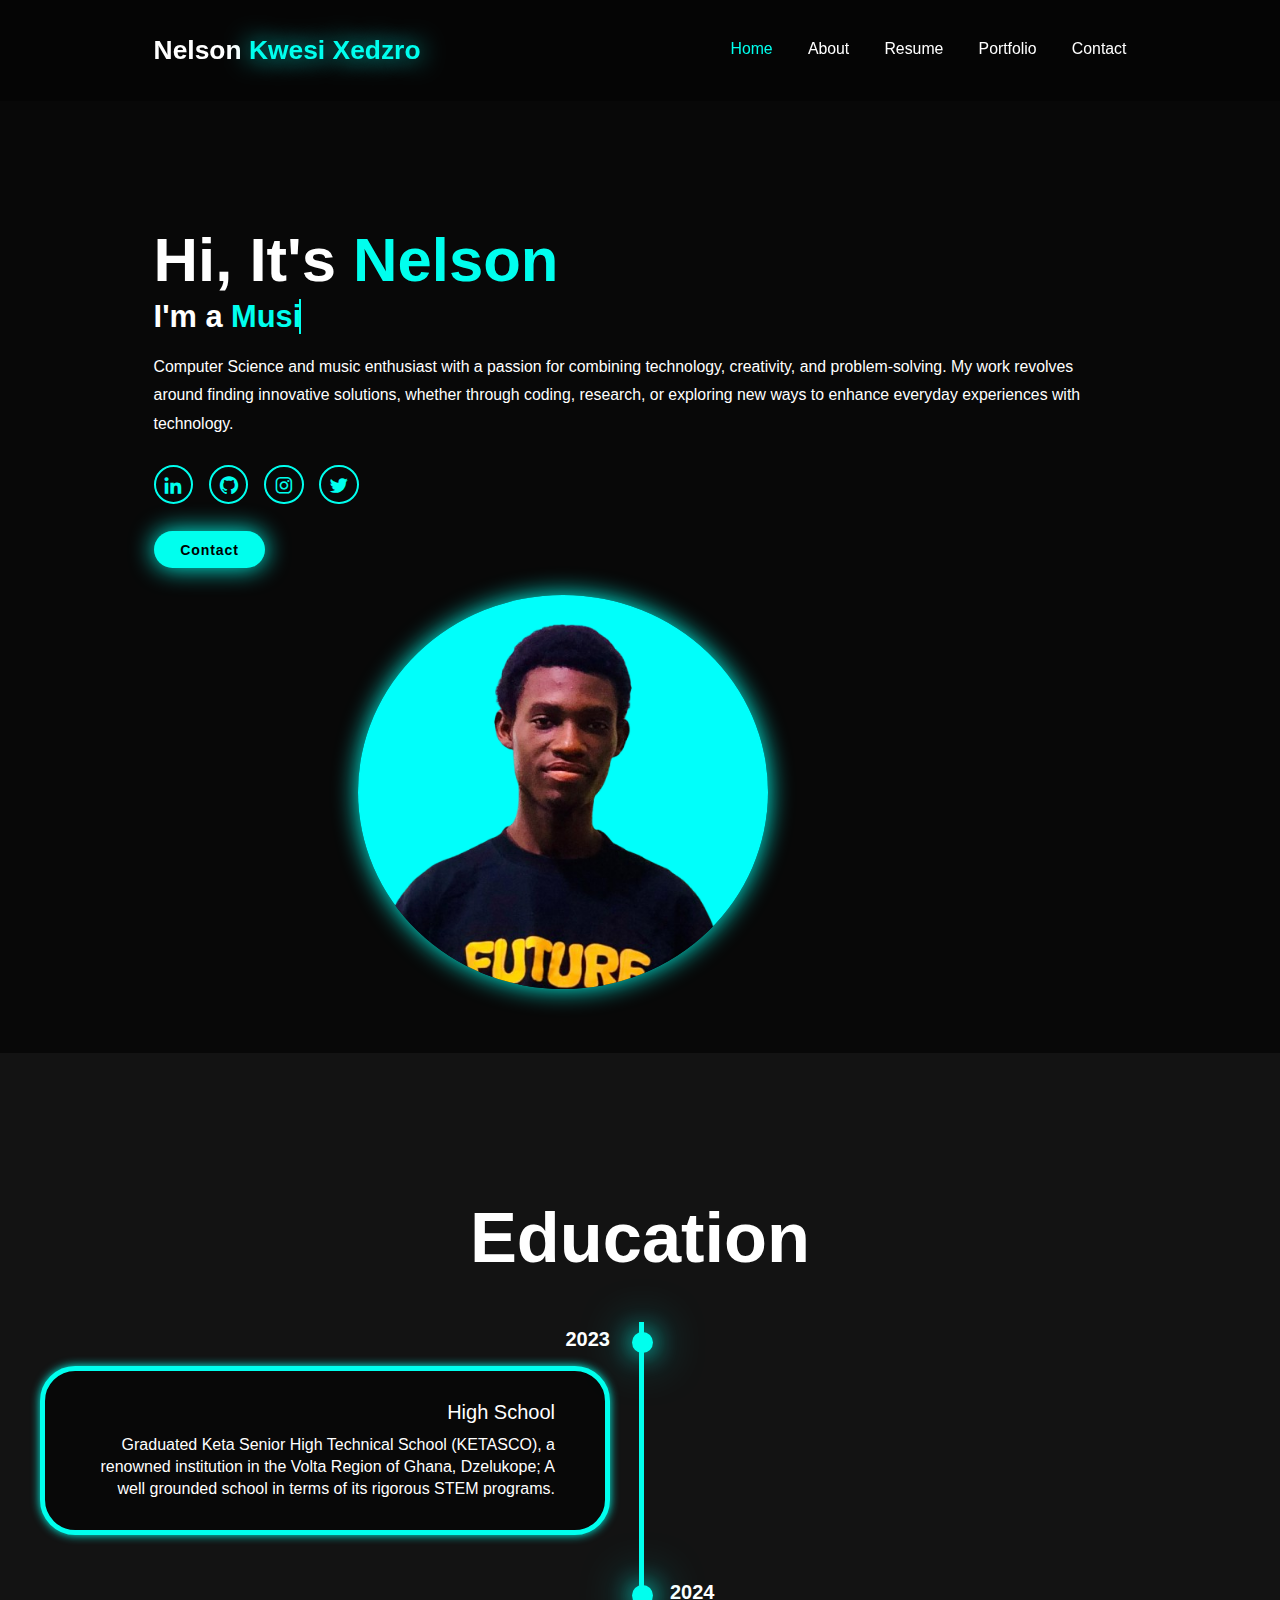
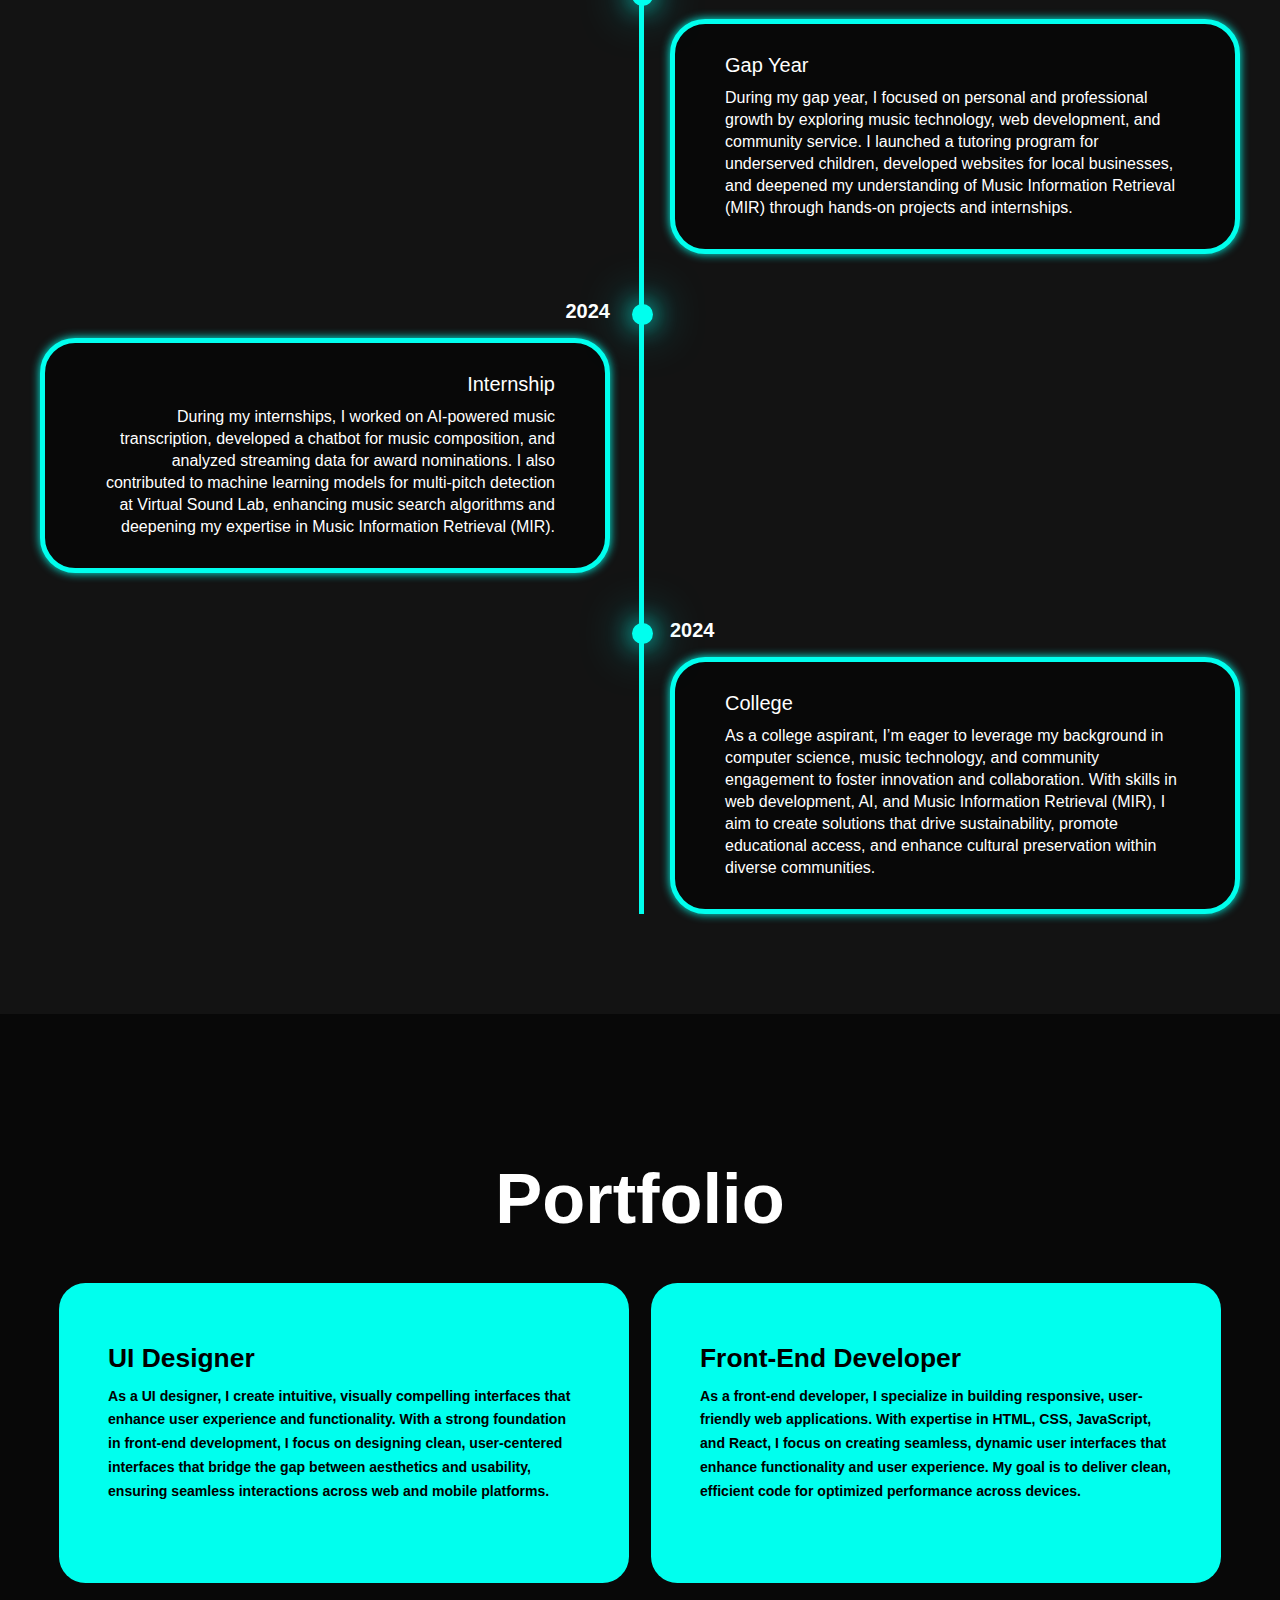
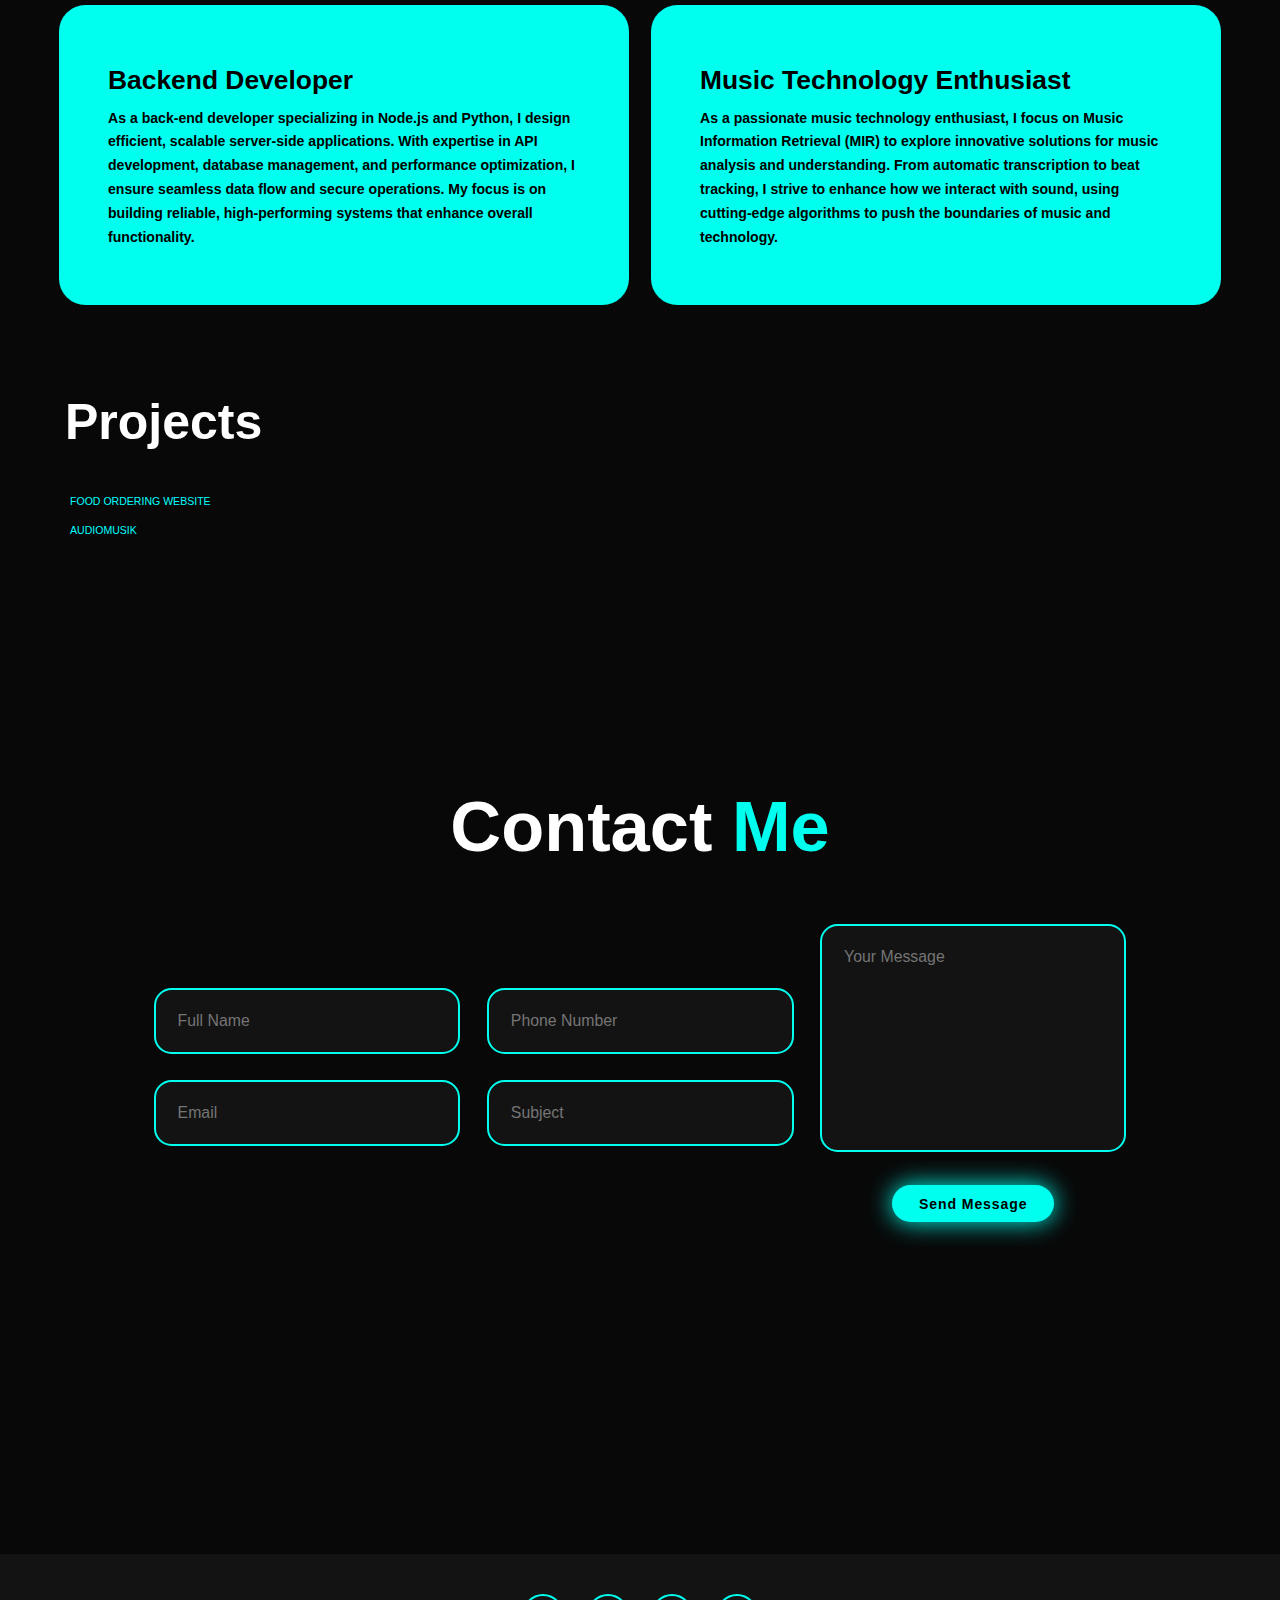
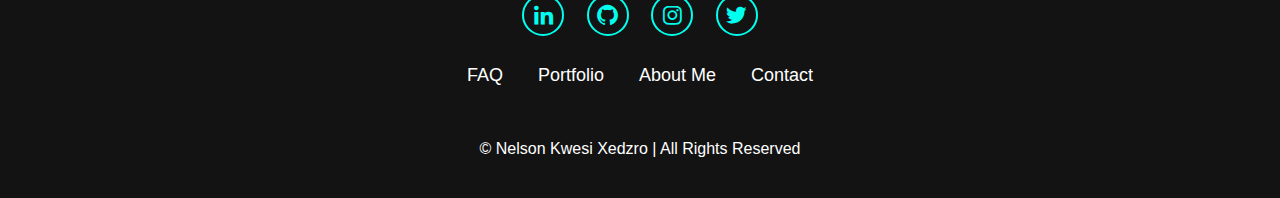
<file: index.html>
<!DOCTYPE html>
<html lang="en">
<head>
    <meta charset="UTF-8">
    <meta name="viewport" content="width=device-width, initial-scale=1.0">
    <title>Nelson's Portfolio</title>
    <link rel="stylesheet" href="style.css">
    <link href='https://unpkg.com/boxicons@2.1.4/css/boxicons.min.css' rel='stylesheet'>
    <link rel="shortcut icon" href="img/N.avif" type="image/x-icon">
</head>
<body>
    
    
    
    
    <header class="header">
        <a href="#home" class="logo">Nelson
            <span>Kwesi Xedzro</span></a>

            <nav>
                <ul class="sidebar">
                <li onclick="hideSidebar()"><a href="#"><svg xmlns="http://www.w3.org/2000/svg" height="24px" viewBox="0 -960 960 960" width="24px" fill="aqua"><path d="m256-200-56-56 224-224-224-224 56-56 224 224 224-224 56 56-224 224 224 224-56 56-224-224-224 224Z"/></svg></a></li>
                <li><a href="#home" class="active">Home</a></li>
                <li><a href="about.html">About Me</a></li>
                <li><a href="https://drive.google.com/file/d/1hWtaSbqHTBbRjmqDzSZGEtcvifuJyfS0/view?usp=sharing">Resume</a></li>
                <li><a href="#portfolio">Portfolio</a></li>
                <li><a href="#contact">Contact</a></li>
                </ul>

                <ul>
                    <li class="hideOnMobile"><a href="#home" class="active">Home</a></li>
                    <li class="hideOnMobile"><a href="about.html">About</a></li>
                    <li class="hideOnMobile"><a href="https://drive.google.com/file/d/1hWtaSbqHTBbRjmqDzSZGEtcvifuJyfS0/view?usp=sharing">Resume</a></li>
                    <li class="hideOnMobile"><a href="#portfolio">Portfolio</a></li>
                    <li class="hideOnMobile"><a href="#contact">Contact</a></li>
                    <li class="menu-button" onclick="showSidebar()"><a href="#"><svg xmlns="http://www.w3.org/2000/svg" height="24px" viewBox="0 -960 960 960" width="24px" fill="aqua"><path d="M120-240v-80h720v80H120Zm0-200v-80h720v80H120Zm0-200v-80h720v80H120Z"/></svg></a></li>
                </ul>
            </nav>
           
        </header>
   
   
   
   
   
    <section class="home" id="home">
        <div class="home-content">
            <h1>Hi, It's <span>Nelson</span></h1>
            <h3 class="text-animation">I'm a <span></span></h3>
            <p>Computer Science and music enthusiast with a passion for combining technology, creativity, and problem-solving. My work revolves around finding innovative solutions, whether through coding, research, or exploring new ways to enhance everyday experiences with technology.
            </p>


            <div class="social-icons">
                <a href="https://www.linkedin.com/in/nelsonkwesixedzro-8913b531b"><i class="bx bxl-linkedin"></i></a>
                <a href="https://github.com/junel5002"><i class="bx bxl-github"></i></a>
                <a href="https://www.instagram.com/nelson_xedzro"><i class="bx bxl-instagram"></i></a>
                <a href="https://x.com/Nelson_genera"><i class="bx bxl-twitter"></i></a>
            </div>

            <div class="btn-group">
              
                <a href="#contact" class="btn">Contact</a>
             
            </div>
                <div class="home-img">
                    <img src="img/NNN.png">
                </div>



        </div>
    </section>

    <section class="education" id="education">
        <h2 class="heading">Education</h2>
        
        
        <div class="timeline-items">
        
        
            <div class="timeline-item">
                <div class="timeline-dot"></div>
                
                    <div class="timeline-date">2023</div>
                    <div class="timeline-content">
                        <h3>High School</h3>
                        <p>Graduated Keta Senior High Technical School (KETASCO), a renowned institution in the Volta Region of Ghana, Dzelukope; A well grounded school in terms of its rigorous STEM programs. 
                        </p>
                    </div>
                        
                
            </div>





            
            
            
            
            <div class="timeline-item">
                <div class="timeline-dot"></div>
                    <div class="timeline-date">2024</div>
                    <div class="timeline-content">
                        <h3>Gap Year</h3>
                        <p>During my gap year, I focused on personal and professional growth by exploring music technology, web development, and community service. I launched a tutoring program for underserved children, developed websites for local businesses, and deepened my understanding of Music Information Retrieval (MIR) through hands-on projects and internships.</p>
                    </div>
                
            </div>
            
            
            <div class="timeline-item">
                <div class="timeline-dot"></div>
                    <div class="timeline-date">2024</div>
                    <div class="timeline-content">
                        <h3>Internship</h3>
                        <p>During my internships, I worked on AI-powered music transcription, developed a chatbot for music composition, and analyzed streaming data for award nominations. I also contributed to machine learning models for multi-pitch detection at Virtual Sound Lab, enhancing music search algorithms and deepening my expertise in Music Information Retrieval (MIR).</p>
                    </div>
                
            </div>
            
            
            <div class="timeline-item">
                <div class="timeline-dot"></div>
                    <div class="timeline-date">2024</div>
                    <div class="timeline-content">
                        <h3>College</h3>
                        <p>As a college aspirant, I’m eager to leverage my background in computer science, music technology, and community engagement to foster innovation and collaboration. With skills in web development, AI, and Music Information Retrieval (MIR), I aim to create solutions that drive sustainability, promote educational access, and enhance cultural preservation within diverse communities.</p>
                    </div>
                
            </div>

        </div>
    </section>



    <section class="portfolio" id="portfolio">
        <h2 class="heading">Portfolio</h2>

        <div class="portfolio-container">
            
            <div class="portfolio-box">
                <div class="portfolio-info">
                    <h4>UI Designer</h4>
                    <p>As a UI designer, I create intuitive, visually compelling interfaces that enhance user experience and functionality. With a strong foundation in front-end development, I focus on designing clean, user-centered interfaces that bridge the gap between aesthetics and usability, ensuring seamless interactions across web and mobile platforms.</p>
                </div>
            </div>
            
            
            <div class="portfolio-box">
                <div class="portfolio-info">
                    <h4>Front-End Developer</h4>
                    <p>As a front-end developer, I specialize in building responsive, user-friendly web applications. With expertise in HTML, CSS, JavaScript, and React, I focus on creating seamless, dynamic user interfaces that enhance functionality and user experience. My goal is to deliver clean, efficient code for optimized performance across devices.</p>
                </div>
            </div>
            
            
            <div class="portfolio-box">
                <div class="portfolio-info">
                    <h4>Backend Developer</h4>
                    <p>As a back-end developer specializing in Node.js and Python, I design efficient, scalable server-side applications. With expertise in API development, database management, and performance optimization, I ensure seamless data flow and secure operations. My focus is on building reliable, high-performing systems that enhance overall functionality.</p>
                </div>
            </div>
            
            
            <div class="portfolio-box">
                <div class="portfolio-info">
                    <h4>Music Technology Enthusiast</h4>
                    <p>As a passionate music technology enthusiast, I focus on Music Information Retrieval (MIR) to explore innovative solutions for music analysis and understanding. From automatic transcription to beat tracking, I strive to enhance how we interact with sound, using cutting-edge algorithms to push the boundaries of music and technology.</p>
                </div>
            </div>
        </div>
        <div class="projects">
            <h2>Projects</h2>
        </div>
        <ul class="proj">
            <li><a href="https://junel5002.github.io/meally/" target="_blank">FOOD ORDERING WEBSITE</a></li>
            <li><a href="https://junel5002.github.io/Audiomusik/" target="_blank">AUDIOMUSIK</a></li>
        </ul>
        
    </section>

    
       
    
    
    
    <section class="contact" id="contact">
    <h2 class="heading">Contact <span>Me</span></h2>
    <form action="">
        <div class="input-group">
            <div class="input-box">
                <input type="text" placeholder="Full Name">
                <input type="email" placeholder="Email">
            </div>
        </div>
        <div class="input-box">
            <input type="number" placeholder="Phone Number">
            <input type="text" placeholder="Subject">
        </div>

        <div class="input-group-2">
            <textarea name="" id="" cols="30" rows="10" placeholder="Your Message"></textarea>
            <input type="submit" value="Send Message" class="btn">
        </div>
        </form>

    </section>

    <footer class="footer">
        <div class="social">
            <a href="https://www.linkedin.com/in/nelsonkwesixedzro-8913b531b/" target="_blank"><i class="bx bxl-linkedin"></i></a>
                <a href="https://github.com/junel5002" target="_blank" ><i class="bx bxl-github"></i></a>
                <a href="https://www.instagram.com/nelson_xedzro" target="_blank"><i class="bx bxl-instagram"></i></a>
                <a href="https://x.com/Nelson_genera" target="_blank"><i class="bx bxl-twitter"></i></a>
        </div>

        <ul class="list">
            <li>
              <a href="#">FAQ</a>  
            </li>

            <li>
                <a href="#portfolio">Portfolio</a>
            </li>

            <li>
                <a href="about.html">About Me</a>
            </li>

            <li>
                <a href="#contact">Contact</a>
            </li>
            
        </ul>

        <p class="copyright">
            &copy; Nelson Kwesi Xedzro | All Rights Reserved
        </p>
               



    </footer>

    <script>

        function showSidebar(){
            const sidebar = document.querySelector('.sidebar')
            sidebar.style.display = 'flex'
        }

        function hideSidebar(){
            const sidebar = document.querySelector('.sidebar')
            sidebar.style.display = 'none'
        }


    </script>
                

    <script src="script.js"></script>

    
    
</body>
</html>
</file>
<file: style.css>
* {
    margin: 0;
    padding: 0;
    box-sizing: border-box;
    text-decoration: none;
    border: none;
    outline: none;
    scroll-behavior: smooth;
    font-family: "Poppins", sans-serif;
}


:root{
    --bg-color: #080808;
    --second-bg-color: #131313;
    --text-color: white;
    --main-color: #00ffee;

}

html{
    font-size: 60%;
     overflow-x: hidden;

}

body{
    background: var(--bg-color);
    color: var(--text-color);
    

}



.header{
    position: relative;
    top: 0;
    left: 0;
    width: 100%;
    padding: 4rem 12% 4rem;
    background: rgba(0, 0, 0, 0.3);
    backdrop-filter: blur(10px);
    display: flex;
    justify-content: space-between;
    align-items: center;
    z-index: 5;
    text-decoration: none;
    

}


.logo{
    font-size: 3rem;
    color: var(--text-color);
    font-weight: 800;
    cursor: pointer;
    transition: 0.3s ease;

}
.logo:hover{
    transform: scale(1.1);
}


.logo span{
    text-shadow: 0 0 25px var(--main-color);


}

nav ul{
    width: 100%;
    list-style-type: none;
    display: flex;
    justify-content: flex-end;
    align-items: center;
   
    
    
}




nav a{
    height: 100%;
   
    
    display: flex;
    align-items: center;
    

}


nav li:first-child{
    margin-right: auto;
    
}


.sidebar{
    position: fixed;
    top: 0;
    right: 0;
    height: 100vh;
    width: 250px;
    z-index: 999;
    display: none;
    flex-direction: column;
    align-items: flex-start;
    justify-content: flex-start;
    padding-top: 8rem;
    
    
}


.sidebar li{
    width: 100%;
    margin-left: 13rem;
    padding: 1rem;
    
    
   
}


    
    
   


.sidebar a{
    width: 100%;
    
    
    
}












nav a{
    font-size: 1.8rem;
    color: var(--text-color);
    margin-left: 4rem;
    font-weight: 500;
    transition: 0.3s ease;
    border-bottom: 3px solid transparent;
    
    


}





nav a:hover,
nav a.active{
    color: var(--main-color);
   
    
    
}





section{
    min-height: 100vh;
    padding: 10rem 12% 10rem;

}



.home{
    display: flex;
    align-items: center;
    justify-content: center;
    gap: 15rem;


}

.home-content{
    display: flex;
    flex-direction: column;
    align-items: baseline;
    text-align: left;
    justify-content: center;
    margin-top: 3rem;
}



span{
    color: var(--main-color)

}

.logo span{
    color: var(--main-color)
}

.home-content h3{
    margin-bottom: 2rem;
    margin-top: 1rem;
    font-size: 3.5rem;
}

.home-content h1{
    font-size: 7rem;
    font-weight: 700;
    margin-top: 1.5rem;
    line-height: 1;
}

.home-img{
    border-radius: 50%;
}

.home-img img{
    position:relative; 
    top: 3rem;
    width: 32vw;
    border-radius: 50%;
    box-shadow: 0 0 25px var(--main-color);
    cursor: pointer;
    transition: 0.4s ease-in-out;
    margin-left: 50%;
     
}

.home-img img:hover{
    box-shadow: 0 0 25px var(--main-color),
                0 0 50px var(--main-color),
                0 0 100px var(--main-color);
}


.home-content p{
    font-size: 1.5rem;
    font-weight: 500;
    line-height: 1.8;
    max-width: 1000px;
}

.social-icons a{
    display: inline-flex;
    justify-content: center;
    align-items: center;
    width: 4.5rem;
    height: 4.5rem;
    background: transparent;
    border: 2px solid var(--main-color);
    font-size: 2.5rem;
    border-radius: 50%;
    color: var(--main-color);
    margin: 3rem 1.5rem 3rem 0;
    transition: 0.3s ease-in-out;
}


.social-icons a:hover{
    color: var(--text-color);
    transform: scale(1.3)translateY(-5px);
    box-shadow: 0 0 25px var(--main-color);
    background-color: var(--main-color);
}


.btn{
    display: inline-block;
    padding: 1rem 2.8rem;
    background: var(--main-color);
    box-shadow: 0 0 25px var(--main-color);
    border-radius: 4rem;
    font-size: 1.6rem;
    color: black;
    border: 2px solid transparent;
    letter-spacing: 0.1rem;
    font-weight: 600;
    transition: 0.3s ease-in-out;
    cursor: pointer;
}


.btn:hover{
    transform: scale(1.05);
    box-shadow: 0 0 50px var(--main-color);
}

.btn-group{
    display: flex;
    align-items: center;
    gap: 1.5rem;


}



.btn-group a:nth-of-type(2){
    background-color: black;
    color: var(--main-color);
    border: 2px solid var(--main-color);
    box-shadow: 0 0 25px transparent;
}



.btn-group a:nth-of-type(2):hover{
    box-shadow: 0 0 25px var(--main-color);
    background-color: var(--main-color);
    color: black;

}
.text-animation {
    font-size: 34px;
    font-weight: 600;
    min-width: 280px;
    position: relative;
    display: inline-block;
}

.text-animation span {
    position: relative;
    color: var(--main-color);
}

.text-animation span:after {
    content: "";
    background-color: var(--main-color);
    position: absolute;
    width: 2px;
    height: 100%;
    top: 0;
    right: 0;
    animation: blink-cursor 0.8s steps(1) infinite;
}

@keyframes blink-cursor {
    50% {
        opacity: 0;
    }
}



.heading{
    font-size: 8rem;
    text-align: center;
    margin: 5rem 0;

}

.education{
    padding: 100px 15px;
    background: var(--second-bg-color);

}

.education h2{
    margin-bottom: 5rem;

}

.timeline-items{
    max-width: 1200px;
    margin: auto;
    display: flex;
    flex-wrap: wrap;
    position: relative;
}


.timeline-items::before{
    content: "";
    position: absolute;
    width: 5px;
    height: 100%;
    background-color: var(--main-color);
    left: calc(50% - 1px);
}

.timeline-item{
    margin-bottom: 40px;
    width: 100%;
    position: relative;

}

.timeline-item:last-child{
    margin-bottom: 0;
}

.timeline-item:nth-child(odd){
    padding-right: calc(50% + 30px);
    text-align: right;
}

.timeline-item:nth-child(even){
    padding-left: calc(50% + 30px);
}

.timeline-dot{
    height: 21px;
    width: 21px;
    background-color: var(--main-color);
    box-shadow: 0 0 25px var(--main-color),
                0 0 50px var(--main-color);
    position: absolute;
    left: calc(50% - 8px);
    border-radius: 50%;
    top: 10px;
}

.timeline-date{
    font-size: 20px;
    font-weight:  800;
    color: white;
    margin: 6px 0 15px;


}

.timeline-content{
    background-color: var(--bg-color);
    border: 5px solid var(--main-color);
    padding: 30px 50px;
    border-radius: 4rem;
    box-shadow: 0 0 10px var(--main-color);
    cursor: pointer;
    transition: 0.3s ease-in-out;
}

.timeline-content:hover{
    transform: scale(1.05);
    box-shadow: 0 0 25px var(--main-color);
}

.timeline-content h3{
    font-size: 20px;
    color: white;
    margin: 0 0 10px;
    font-weight: 500;

}

.timeline-content p{
    color: white;
    font-size: 16px;
    font-weight: 300;
    line-height: 22px;

}

::-webkit-scrollbar{
    width: 15px;
}

::-webkit-scrollbar-thumb{
    background-color: var(--main-color);
}

::-webkit-scrollbar-track{
    background-color: var(--bg-color);
    width: 50px;
}



.portfolio{
    background: var(--bg-color);
    color: black;
    padding: 100px 15px;

}
.portfolio h2{
    margin-bottom: 5rem;
    color: white;
}

.portfolio-container{
    display: grid;
    grid-template-columns: repeat(2,1fr);
    align-items: center;
    gap: 2.5rem;
}

.portfolio-box{
    background-color: var(--main-color);
    height: 300px;
    border-radius: 3rem;
    border: 5px solid transparent;
    cursor: pointer;
    transition: 0.4s ease-in-out;
}

.portfolio-box:hover{
    background: white;
    color: black;
    border: 5px solid var(--main-color);
    transform: scale(1.03);
}

.portfolio-box .portfolio-info{
    display: flex;
    flex-direction: column;
    text-align: left;
    max-height: 200px;
    justify-content: left;
    align-items: baseline;
    padding: 5rem 5rem;
}

.portfolio-info h4{
    font-size: 3rem;
    font-weight: 800;
    line-height: 2;
}

.portfolio-info p{
    font-size: 1.6rem;
    font-weight: 600;
    max-height: 100px;
    line-height: 1.7;
    margin: auto;
}


.testimonials{
    background: var(--second-bg-color);

}

.testimonials-box{
    background-size: cover;
    display: flex;
    align-items: center;
    justify-content: center;
    flex-direction: column;
}

.testimonials .heading{
    margin-bottom: 5rem;

}

.testimonials-box img{
    width: 15rem;
    border-radius: 50%;
    border: 3px solid var(--main-color);
    box-shadow: 0 0 25px var(--main-color);
}

.wrapper{
    display: grid;
    grid-template-columns: repeat(3,1fr);
    gap: 3rem;
}

.testimonial-item{
    min-height: 550px;
    max-width: 450px;
    background: rgba(0, 0, 0, 0.7);
    border: 3px solid rgba(238, 238, 238, 0.2);
    border-radius: 2rem;
    margin: 0 2rem;
    padding: 30px 60px;
    cursor: pointer;
    display: flex;
    flex-direction: column;
    align-items: center;
    justify-content: center;
    text-align: center;
    gap: 1.5rem;
    color: white;
    transition: 0.4s ease-in-out;


}


.testimonial-item:hover{
    border: 3px solid var(--main-color);
    transform: translateY(-10px)scale(1.03);
    box-shadow: 0 0 50px var(--main-color);
}

.testimonial-item h2{
    font-size: 2.8rem;
}

.testimonial-item p{
    font-size: 1.3rem;
}

#star{
    color: gold;
    font-size: 2rem;

}

.contact{
    background-color: var(--bg-color);
}

.contact h2{
    margin-bottom: 3rem;
    color: white;
}

.contact form{
    display: flex;
    align-items: center;
    justify-content: center;
    gap: 3rem;
    margin: 5rem auto;
    text-align: center;

}

.contact form .input-box{ 
    display: flex;
    justify-content: center;
    flex-wrap: wrap;
}

.contact form .input-box input,
.contact form textarea{
    width: 100%;
    padding: 2.5rem;
    color: var(--text-color);
    font-size: 1.8rem;
    background: var(--second-bg-color);
    border-radius: 2rem;
    border: 2px solid var(--main-color);
    margin: 1.5rem 0;
    resize: none;


}

.contact form .btn{
    margin-top: 2rem;
}
.footer{
    position: relative;
    bottom: 0;
    width: 100%;
    padding: 40px 0;
    background-color: var(--second-bg-color);
}

.footer .social{
    text-align: center;
    padding-bottom: 25px;
    color: var(--main-color);


}

.footer .social a{
    font-size: 25px;
    color: var(--main-color);
    border: 2px solid var(--main-color);
    width: 42px;
    height: 42px;
    line-height: 42px;
    display: inline-block;
    text-align: center;
    border-radius: 50%;
    margin: 0 10px;
    transition: 0.3s ease-in-out;

}

.footer .social a:hover{
    transform: scale(1.2)translateY(-10px);
    background-color: var(--main-color);
    color: black;
    box-shadow: 0 0 25px var(--main-color);
}

.footer ul{
    margin-top: 0;
    padding: 0;
    font-size: 18px;
    line-height: 1.6;
    margin-bottom: 0;
    text-align: center; 
}

.footer ul li a{
    color: white;
    border-bottom: 3px solid transparent;
    transition: 0.3s ease-in-out;


}

.footer ul li a:hover{
    border-bottom: 3px solid var(--main-color);
}

.footer ul li{
    display: inline-block;
    padding: 0 15px;
}

.footer .copyright{
    margin-top: 50px;
    text-align: center;
    font-size: 16px;
    color: white;
}



@media(max-width:1285px){
    html{
        font-size: 55%;
    }

    .portfolio-container{
        padding-bottom: 7rem;
        grid-template-columns: repeat(2,1fr);
        margin: 0 5rem;

    }



}


@media(max-width:991px){
    header{
        padding: 2rem 3%; 
        
    }

    section{
        padding: 10rem 3% 2rem;
    }

    .timeline-items::before{
        left: 7px;
    }

    .timeline-item:nth-child(odd){
        padding-right: 0;
        text-align: left;
    }

    .timeline-item:nth-child(odd),
    .timeline-item:nth-child(even){
        padding-left: 37px;
    }

    .timeline-dot{
        left: 0;
    }

    .portfolio{
        padding-bottom: 7rem;
    }

    .testimonials .wrapper{
        grid-template-columns: repeat(1,1fr);
    }

    .contact form{
        flex-direction: column;
    }
    .footer{
        padding: 2rem 3%;
    }

    
    .home-content p {
    font-size: 1.8rem;
    }

    
    .portfolio-box{
    min-height: 600px;
    max-height: 750px;
    }


}


.home-content p {
    font-size: 1.8rem;
    }









@media(max-width:895px){
   
    
    
    .home-content p {
        font-size: 1.8rem;
    }
    
    .header{
        position: relative;
    }

    .home{
        flex-direction: column-reverse;
        margin: 5rem 4rem;
    }

    .home-content h3{
        font-size: 2.6rem;
    }

    .home-content h1{
        font-size: 8rem;
        margin-top: 3rem;
    }


    .portfolio-box{
        min-height: 600px;
        max-height: 750px;
    }


   
    

    .home-content p{
        max-width: 600px;
        margin: 0 auto;
    }

    .home-img img{
        width: 56vw;
    }

    .portfolio h2{
        margin-bottom: 3rem;
    }

    .portfolio-container{
        grid-template-columns: repeat(1,1fr);
    }
   


}





@media(max-width: 450px){
    .portfolio-box{
        min-height: 650px;
        max-height: 750px;
    }
}









@media(max-width:375px){
    .portfolio-box{
        min-height: 600px;
        max-height: 750px;
    }
    .heading{font-size: 7rem;}
}





.menu-button{
    display: none;
}



@media(max-width: 800px){
    .hideOnMobile{
        display: none;
    }

    .menu-button{
        display: block;
        
    }

   

    
}



.projects h2{
    display: flex;
    flex-direction: column;
    align-items: baseline;
    text-align: left;
    justify-content: center;
    margin-top: 3rem;
    font-size: 50px;
    font-weight: 600;
    margin-left: 50px;
}


.proj ul{
    list-style-type: none;
    text-decoration: none;
    
}




.proj a {
    color: aqua;          
    text-decoration: none;  
    margin-left: 55px;
    margin-top: 1rem;
    
}

.proj a:hover {
    color: lightgreen;      
}


.proj {
    list-style-type: none;
    padding: 0;
    margin: 0;
}


.proj a {
    color: aqua;
    text-decoration: none;
    font-size: 1.2rem;     
}

.proj li {
    margin-bottom: 2rem;   
    
}


.proj a:hover {
    color: lightgreen;
}
</file>
